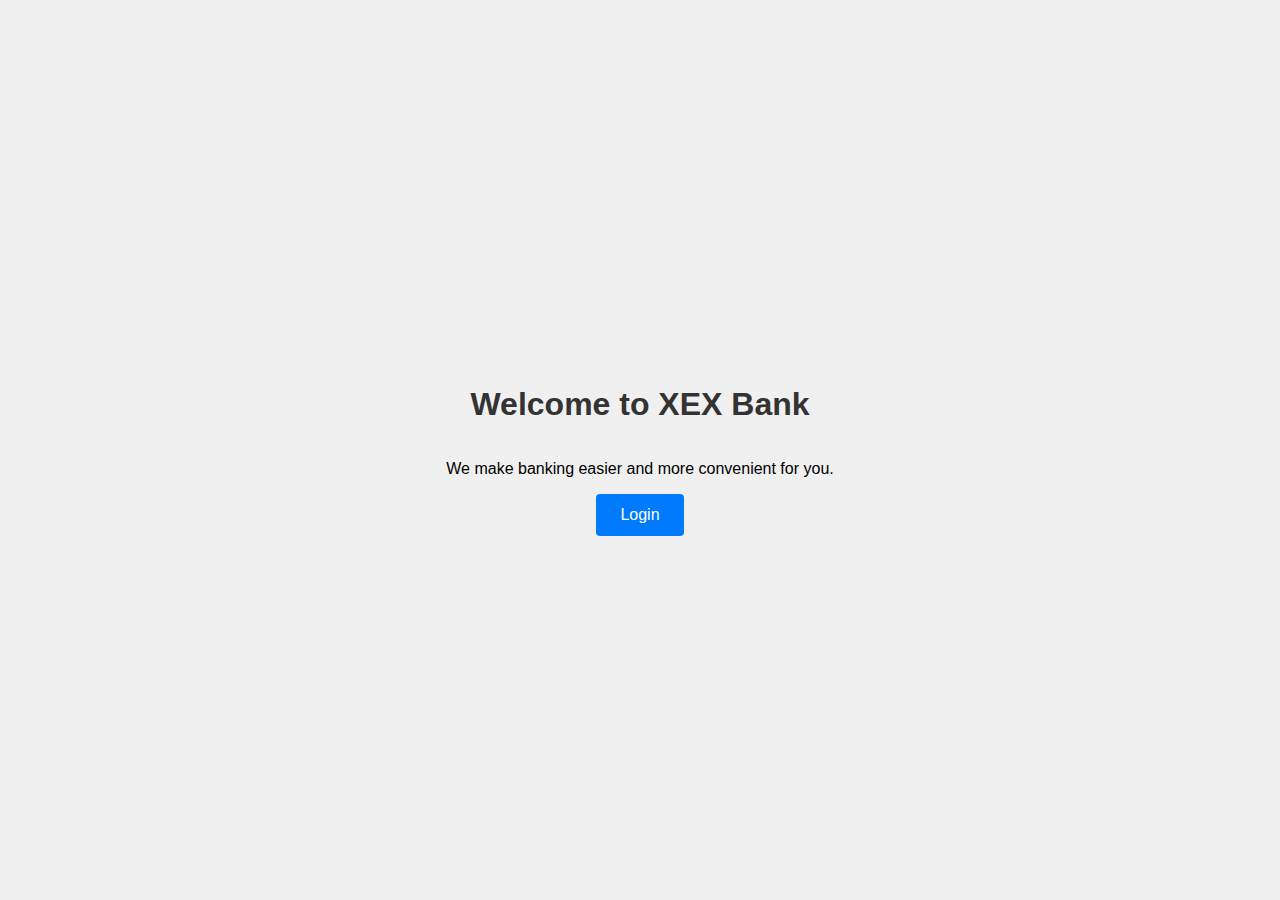
<file: templates/index.html>
<!DOCTYPE html>
<html lang="en">
<head>
<meta charset="UTF-8">
<meta name="viewport" content="width=device-width, initial-scale=1.0">
<title>Welcome to XEX Bank</title>
<style>
    body {
        font-family: Arial, sans-serif;
        background-color: #f0f0f0;
        text-align: center;
        margin: 0;
        padding: 0;
    }
    .container {
        display: flex;
        flex-direction: column;
        justify-content: center;
        align-items: center;
        height: 100vh;
    }
    h1 {
        color: #333;
    }
    .login-button {
        display: inline-block;
        padding: 12px 24px;
        background-color: #007bff;
        color: #fff;
        border: none;
        border-radius: 4px;
        font-size: 16px;
        cursor: pointer;
        transition: background-color 0.3s;
        text-decoration: none;
    }
    .login-button:hover {
        background-color: #28a745;
    }
    .login-button:active {
        background-color: #1e7e34;
    }
</style>
</head>
<body>
    <div class="container">
        <h1>Welcome to XEX Bank</h1>
        <p>We make banking easier and more convenient for you.</p>
        <a href="{{ url_for('login') }}" class="login-button">Login</a>
    </div>
</body>
</html>
</file>
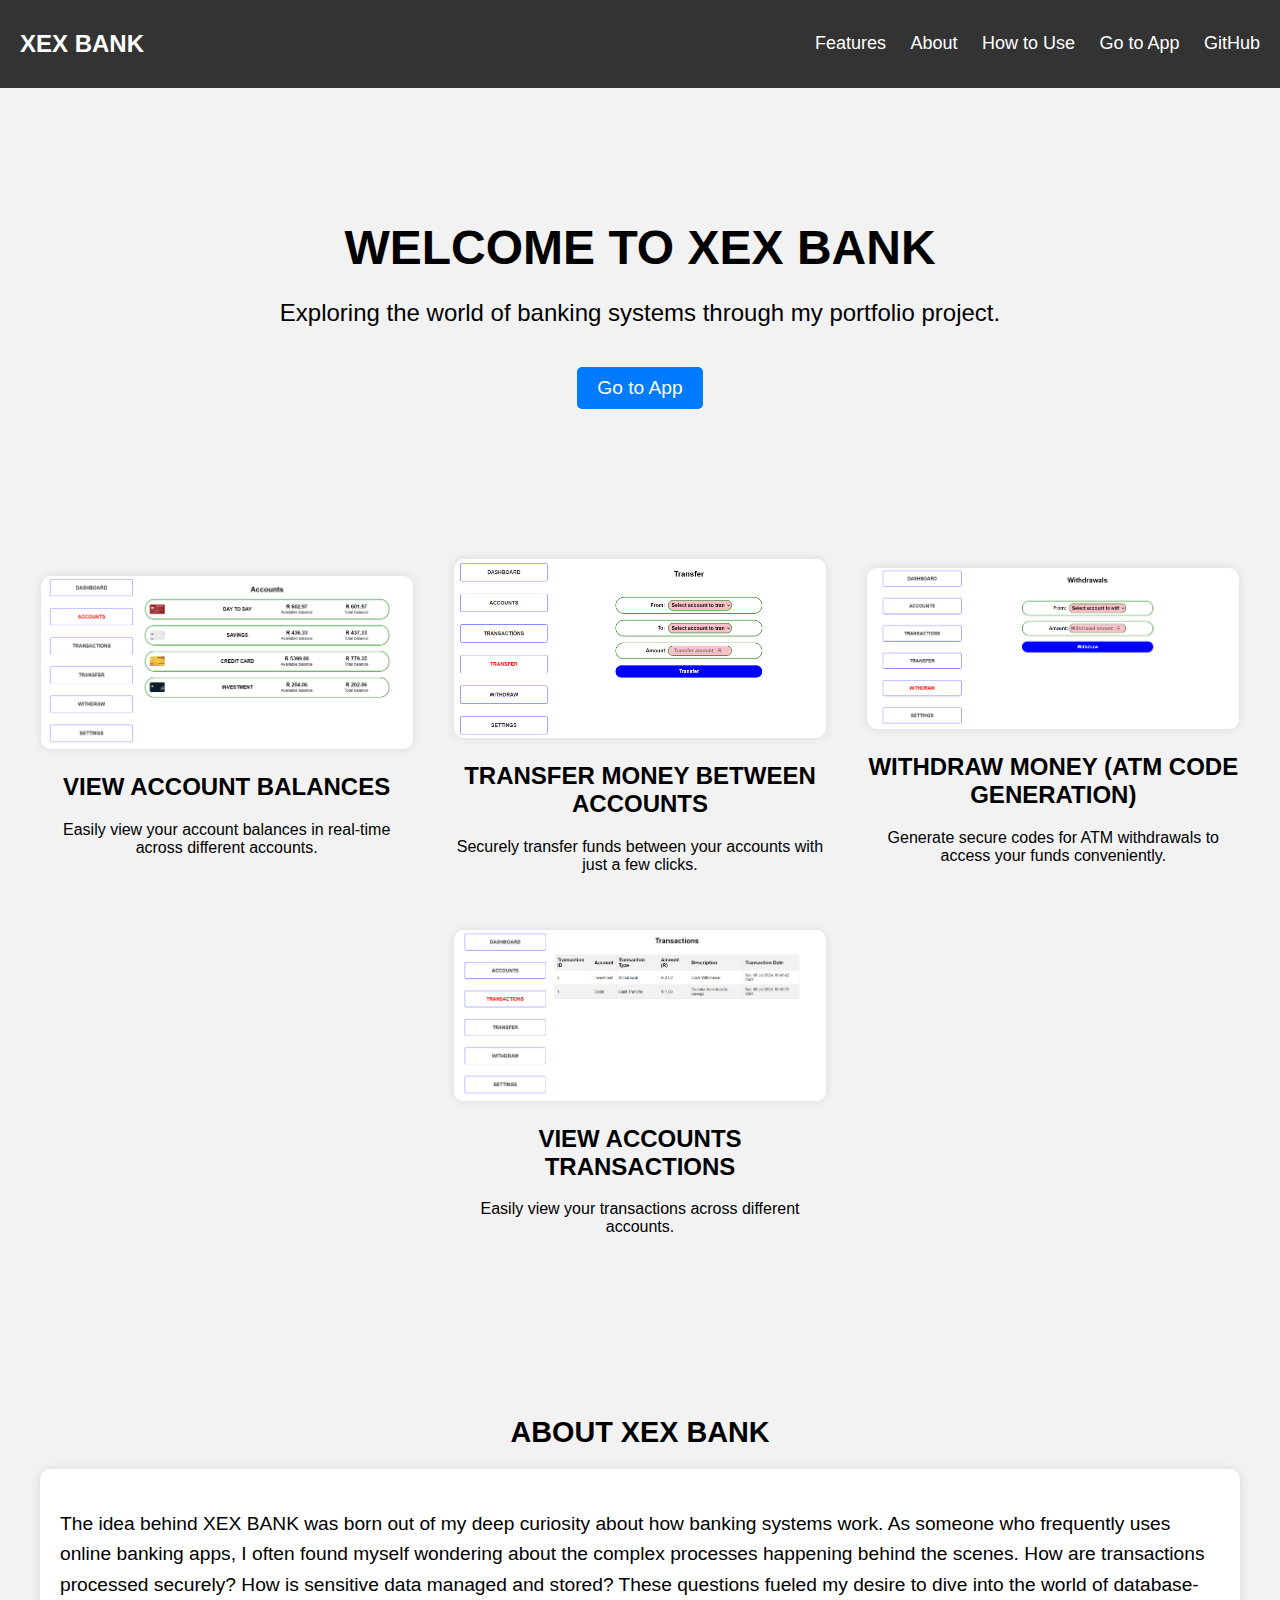
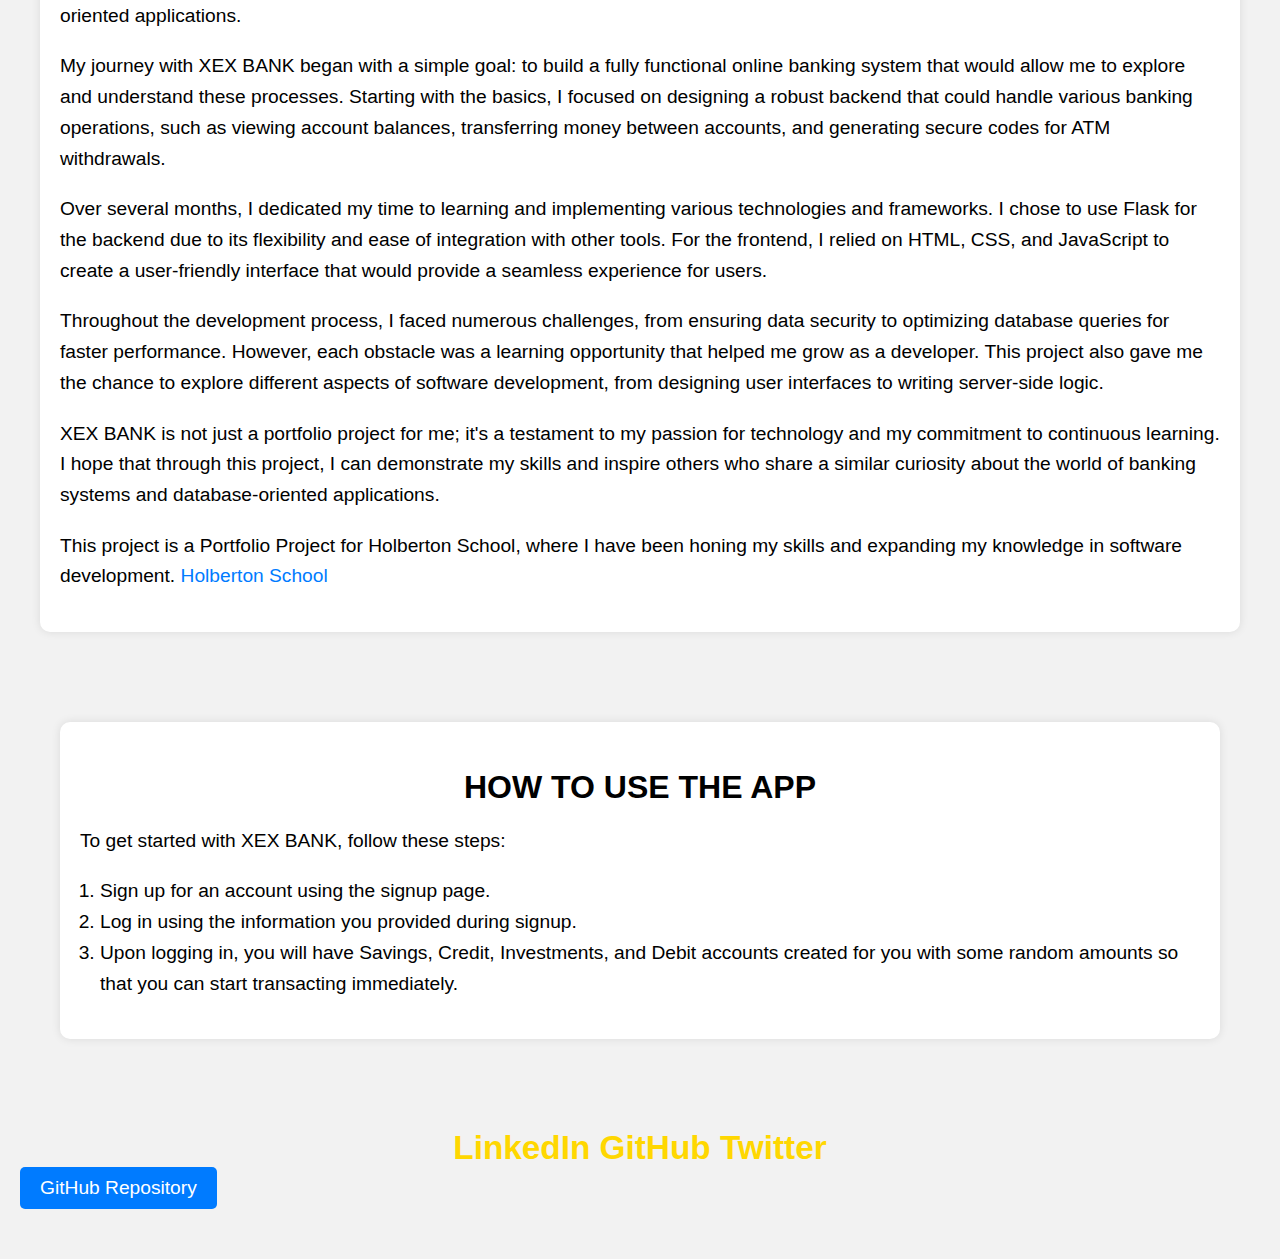
<file: landing.html>
<!DOCTYPE html>
<html lang="en">
<head>
    <meta charset="UTF-8">
    <meta name="viewport" content="width=device-width, initial-scale=1.0">
    <title>XEX BANK - Portfolio Project</title>
    <style>
        /* Add your CSS styles here */
        body {
            font-family: Arial, sans-serif;
            margin: 0;
            padding: 0;
            background-color: #f2f2f2;
            background-image: url("https://cdn.wallpapersafari.com/34/98/yznZmQ.jpg"); 
        }


        header {
            background-color: #333;
            color: #fff;
            padding: 10px 20px;
            display: flex;
            justify-content: space-between;
            align-items: center;
        }
        header a {
            color: #fff;
            text-decoration: none;
            margin-left: 20px;
            font-size: 18px;
        }
        .intro {
            text-align: center;
            padding: 100px 20px;
        }
        .intro h1 {
            font-size: 3em;
            margin-bottom: 20px;
            text-transform: uppercase;
        }
        .intro p, .about p {
            font-size: 1.5em;
            margin-bottom: 40px;
        }
        .intro button {
            padding: 10px 20px;
            font-size: 1.2em;
            background-color: #007bff;
            color: #fff;
            border: none;
            border-radius: 5px;
            cursor: pointer;
        }
        .features {
            padding: 50px 20px;
            display: flex;
            justify-content: space-around;
            align-items: center;
            flex-wrap: wrap;
        }
        .feature {
            text-align: center;
            width: 30%;
            margin-bottom: 40px;
        }

        .feature h2{
            text-transform: uppercase;
        }
        .feature img {
            max-width: 100%;
            border-radius: 10px;
            box-shadow: 0 0 10px rgba(0, 0, 0, 0.1);
        }

        .about {
            padding: 50px 20px;
            display: flex;
            justify-content: center;
        }
        
        .about-box {
            background-color: #fff;
            border-radius: 10px;
            box-shadow: 0 0 10px rgba(0, 0, 0, 0.1);
            padding: 20px;
            width: auto; /* Fixed width */
            margin: 20px;
        }
        
        .about-box p {
            font-size: 1.2em;
            line-height: 1.6;
            margin-bottom: 20px;
        }
        
        .about-box a {
            color: #007bff;
            text-decoration: none;
        }
        
        .about-box a:hover {
            text-decoration: underline;
        }

        .about h2 {
            font-size: 1.8em;
            margin-bottom: 20px;
            text-align: center;
            text-transform: uppercase;
        }
        .about p {
            font-size: 1.2em;
            line-height: 1.6;
        }
        .team-members {
            margin-top: 20px;
            text-align: center;
            font-weight: bolder;
            font-size: 25pt;
            
        }
        .team-members a {
            display: inline-block;
            
            color: gold;
            text-decoration: none;
            text-align: center;
        }
        .team-members a:hover {
            text-decoration:solid;
        }

       .about button {
            padding: 10px 20px;
            font-size: 1.2em;
            background-color: #007bff;
            color: #fff;
            border: none;
            border-radius: 5px;
            cursor: pointer;
            text-align: center;
        }


        .how-to-use {
            padding: 50px 20px;
            display: flex;
            justify-content: center;
        }
        
        .how-to-use-box {
            background-color: #fff;
            border-radius: 10px;
            box-shadow: 0 0 10px rgba(0, 0, 0, 0.1);
            padding: 20px;
            width: auto; /* Fixed width */
            margin: 20px;
        }
        
        .how-to-use-box h2 {
            font-size: 2em;
            margin-bottom: 20px;
        }
        
        .how-to-use-box p, .how-to-use-box ol {
            font-size: 1.2em;
            line-height: 1.6;
            margin-bottom: 20px;
        }
        
        .how-to-use-box ol {
            padding-left: 20px;
        }


    </style>
</head>
<body>
    <header>
        <div>
            <h2>XEX BANK</h2>
        </div>
        <nav>
            <a href="#features">Features</a>
            <a href="#about">About</a>
            <a href="#how-to-use">How to Use</a>
            <a href="https://banking.zakesmatsimbe.tech/" target="_blank">Go to App</a>
            <a href="https://github.com/Soshtakovich/XEX_BANK_APP" target="_blank">GitHub</a>
        </nav>
    </header>

    <section class="intro">
        <div>
            <h1>Welcome to XEX BANK</h1>
            <p>Exploring the world of banking systems through my portfolio project.</p>
            <a href="https://banking.zakesmatsimbe.tech/" target="_blank"><button>Go to App</button></a>
            
        </div>
    </section>

    <section id="features" class="features">
        <div class="feature">
            <img src="land/accounts.png" alt="Accounts">
            <h2>View Account Balances</h2>
            <p>Easily view your account balances in real-time across different accounts.</p>
        </div>

        <div class="feature">
            <img src="land/transfer.png" alt="Transfers">
            <h2>Transfer Money Between Accounts</h2>
            <p>Securely transfer funds between your accounts with just a few clicks.</p>
        </div>
        <div class="feature">
            <img src="land/withdraw.png" alt="Withdraws">
            <h2>Withdraw Money (ATM Code Generation)</h2>
            <p>Generate secure codes for ATM withdrawals to access your funds conveniently.</p>
        </div>

        <div class="feature">
            <img src="land/transactions.png" alt="Transactions">
            <h2>View Accounts Transactions</h2>
            <p>Easily view your transactions across different accounts.</p>
        </div>


    </section>

    <section id="about" class="about">
        <div>
            <h2>About XEX BANK</h2>

            <div class="about-box">
                <p>
                    The idea behind XEX BANK was born out of my deep curiosity about how banking systems work. As someone who frequently uses online banking apps, I often found myself wondering about the complex processes happening behind the scenes. How are transactions processed securely? How is sensitive data managed and stored? These questions fueled my desire to dive into the world of database-oriented applications.
                </p>
                <p>
                    My journey with XEX BANK began with a simple goal: to build a fully functional online banking system that would allow me to explore and understand these processes. Starting with the basics, I focused on designing a robust backend that could handle various banking operations, such as viewing account balances, transferring money between accounts, and generating secure codes for ATM withdrawals.
                </p>
                <p>
                    Over several months, I dedicated my time to learning and implementing various technologies and frameworks. I chose to use Flask for the backend due to its flexibility and ease of integration with other tools. For the frontend, I relied on HTML, CSS, and JavaScript to create a user-friendly interface that would provide a seamless experience for users.
                </p>
                <p>
                    Throughout the development process, I faced numerous challenges, from ensuring data security to optimizing database queries for faster performance. However, each obstacle was a learning opportunity that helped me grow as a developer. This project also gave me the chance to explore different aspects of software development, from designing user interfaces to writing server-side logic.
                </p>
                <p>
                    XEX BANK is not just a portfolio project for me; it's a testament to my passion for technology and my commitment to continuous learning. I hope that through this project, I can demonstrate my skills and inspire others who share a similar curiosity about the world of banking systems and database-oriented applications.
                </p>
                <p>
                    This project is a Portfolio Project for Holberton School, where I have been honing my skills and expanding my knowledge in software development. <a href="link_to_holberton_website" target="_blank">Holberton School</a>
                </p>
            </div>
           

            <section id="how-to-use" class="how-to-use">
                <div class="how-to-use-box">
                    <h2>How to Use the App</h2>
                    <p>
                        To get started with XEX BANK, follow these steps:
                    </p>
                    <ol>
                        <li>Sign up for an account using the signup page.</li>
                        <li>Log in using the information you provided during signup.</li>
                        <li>Upon logging in, you will have Savings, Credit, Investments, and Debit accounts created for you with some random amounts so that you can start transacting immediately.</li>
                    </ol>
                </div>
            </section>



            <div class="team-members">
                <a href="https://www.linkedin.com/in/zakes-matsimbe-004722270" target="_blank">LinkedIn</a>
                <a href="https://github.com/Soshtakovich" target="_blank">GitHub</a>
                <a href="https://x.com/Zakes_Matsimbe" target="_blank">Twitter</a>
            </div>

            <a class="git_hb" href="https://github.com/Soshtakovich/XEX_BANK_APP" target="_blank"><button>GitHub Repository</button></a>

        </div>
    </section>



</body>
</html>
</file>
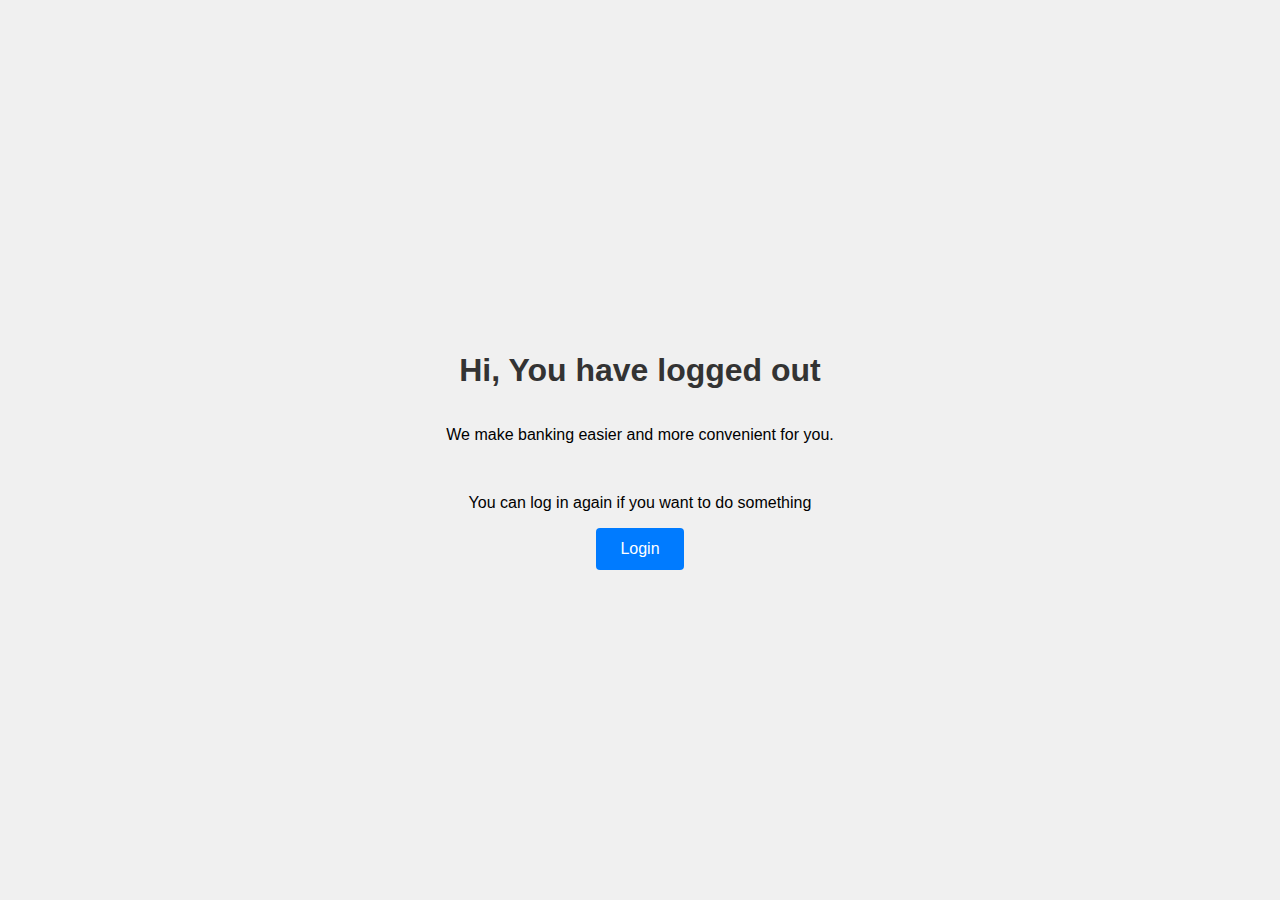
<file: templates/index_2.html>
<!DOCTYPE html>
<html lang="en">
<head>
<meta charset="UTF-8">
<meta name="viewport" content="width=device-width, initial-scale=1.0">
<title>After Logout XEX Bank</title>
<style>
    body {
        font-family: Arial, sans-serif;
        background-color: #f0f0f0;
        text-align: center;
        margin: 0;
        padding: 0;
    }
    .container {
        display: flex;
        flex-direction: column;
        justify-content: center;
        align-items: center;
        height: 100vh;
    }
    h1 {
        color: #333;
    }
    .login-button {
        display: inline-block;
        padding: 12px 24px;
        background-color: #007bff;
        color: #fff;
        border: none;
        border-radius: 4px;
        font-size: 16px;
        cursor: pointer;
        transition: background-color 0.3s;
        text-decoration: none;
    }
    .login-button:hover {
        background-color: #28a745;
    }
    .login-button:active {
        background-color: #1e7e34;
    }
</style>
</head>
<body>
    <div class="container">
        <h1>Hi, You have logged out</h1>
        <p>We make banking easier and more convenient for you.</p> <br>
        <p>You can log in again if you want to do something</p>
        <a href="{{ url_for('login') }}" class="login-button">Login</a>
    </div>
</body>
</html>
</file>
